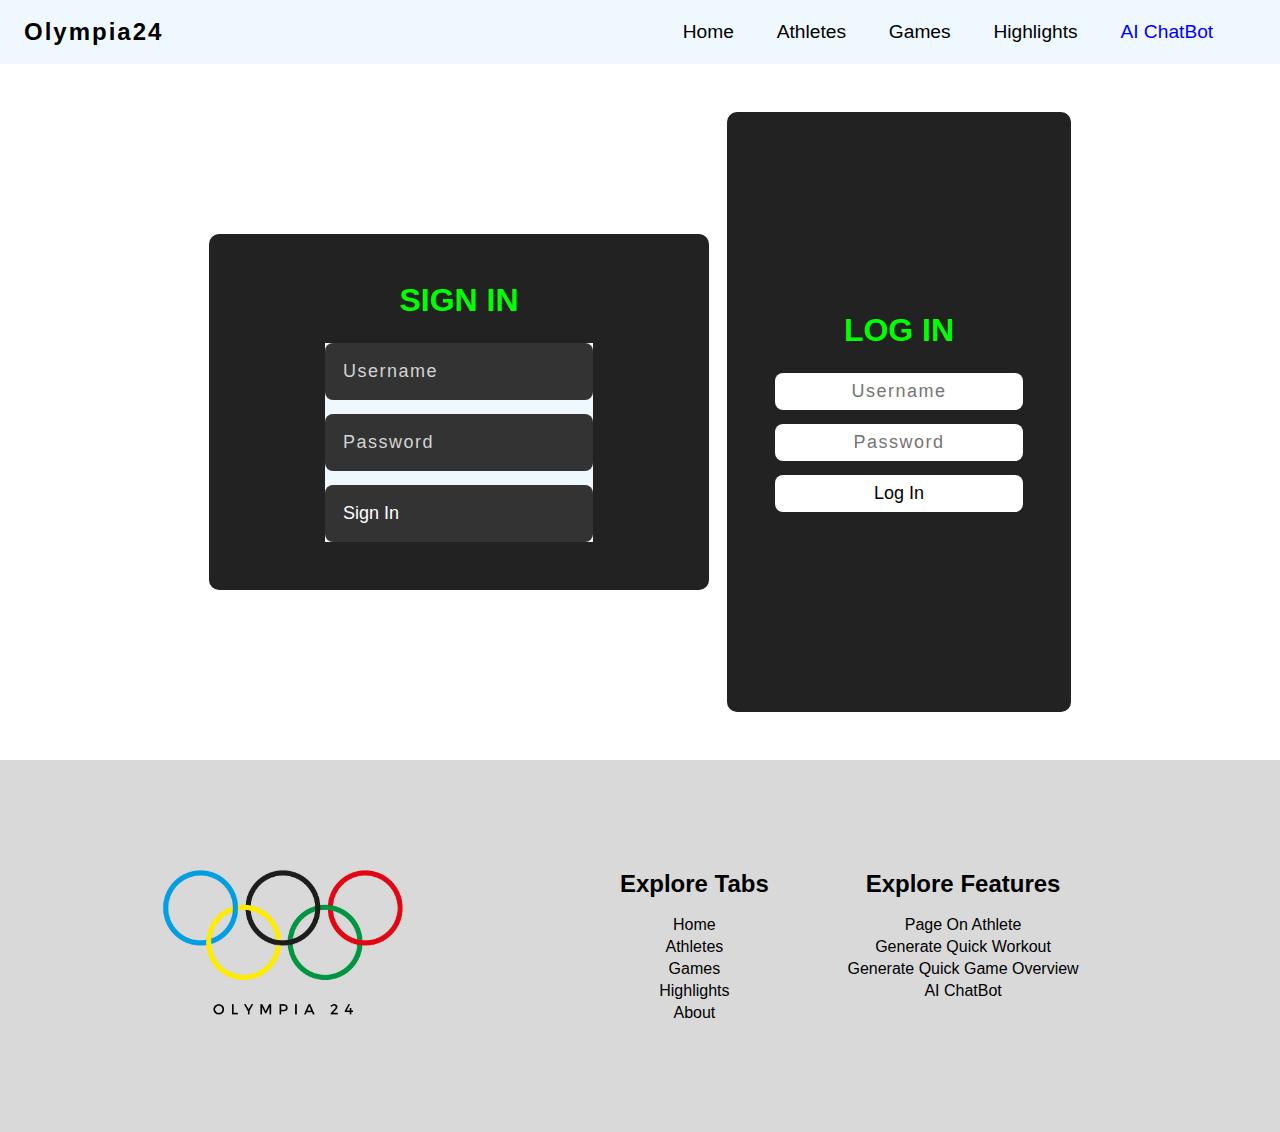
<file: chatbot/chatbot.html>
<!DOCTYPE html>
<html lang="en">
  <head>
    <meta charset="UTF-8" />
    <meta name="viewport" content="width=device-width, initial-scale=1.0" />
    <title>ChatBot | Olympia24</title>
    <link rel="stylesheet" href="/chatbot/chatbot.css" />
  </head>
  <body>
    <!-- Navbar -->
    <section>
      <div class="navbar">
        <h2 id="navText">Olympia24</h2>
        <div class="navLinks">
          <a href="/home/index.html" class="reg-link">Home</a>
          <a href="/athletes/athletes.html" class="reg-link">Athletes</a>
          <a href="/games/games.html" class="reg-link">Games</a>
          <a href="/highlights/highlights.html" class="reg-link">Highlights</a>
          <a href="/chatbot/chatbot.html" class="active-link">AI ChatBot</a>
        </div>
      </div>
    </section>

    <!-- Sign In and Log In -->

    <section>
      <div class="holderMain">
        <div class="signIn">
          <h1>SIGN IN</h1>
          <div class="btnsCollection">
            <form id="signin-form">
              <input
                type="text"
                name="username"
                id="signin-username"
                placeholder="Username"
              />
              <input
                type="password"
                name="password"
                id="signin-pass"
                placeholder="Password"
              />
              <input type="submit" value="Sign In" class="btn" />
            </form>
          </div>
        </div>

        <div class="logIn">
          <h1>LOG IN</h1>
          <div class="btnsCollection">
            <form id="login-form">
              <input
                type="text"
                name="username"
                id="login-username"
                placeholder="Username"
              />
              <input
                type="password"
                name="mail"
                id="login-pass"
                placeholder="Password"
              />
              <input type="submit" value="Log In" class="btn" />
            </form>
          </div>
        </div>
      </div>
    </section>

    <!-- Footer -->
    <section>
      <div class="footer">
        <div class="logoPresent">
          <img src="/home/logo.png" alt="Logo" />
        </div>
        <div class="exploreFooter">
          <div class="expTabs">
            <h2>Explore Tabs</h2>
            <ul class="exploreFooterTabs">
              <li>Home</li>
              <li>Athletes</li>
              <li>Games</li>
              <li>Highlights</li>
              <li>About</li>
            </ul>
          </div>
          <div class="expAIfeatures">
            <h2>Explore Features</h2>
            <ul class="exploreFooterTabs">
              <li>Page On Athlete</li>
              <li>Generate Quick Workout</li>
              <li>Generate Quick Game Overview</li>
              <li>AI ChatBot</li>
            </ul>
          </div>
        </div>
      </div>
    </section>

    <script src="/chatbot/chatbot.js"></script>
  </body>
</html>
</file>
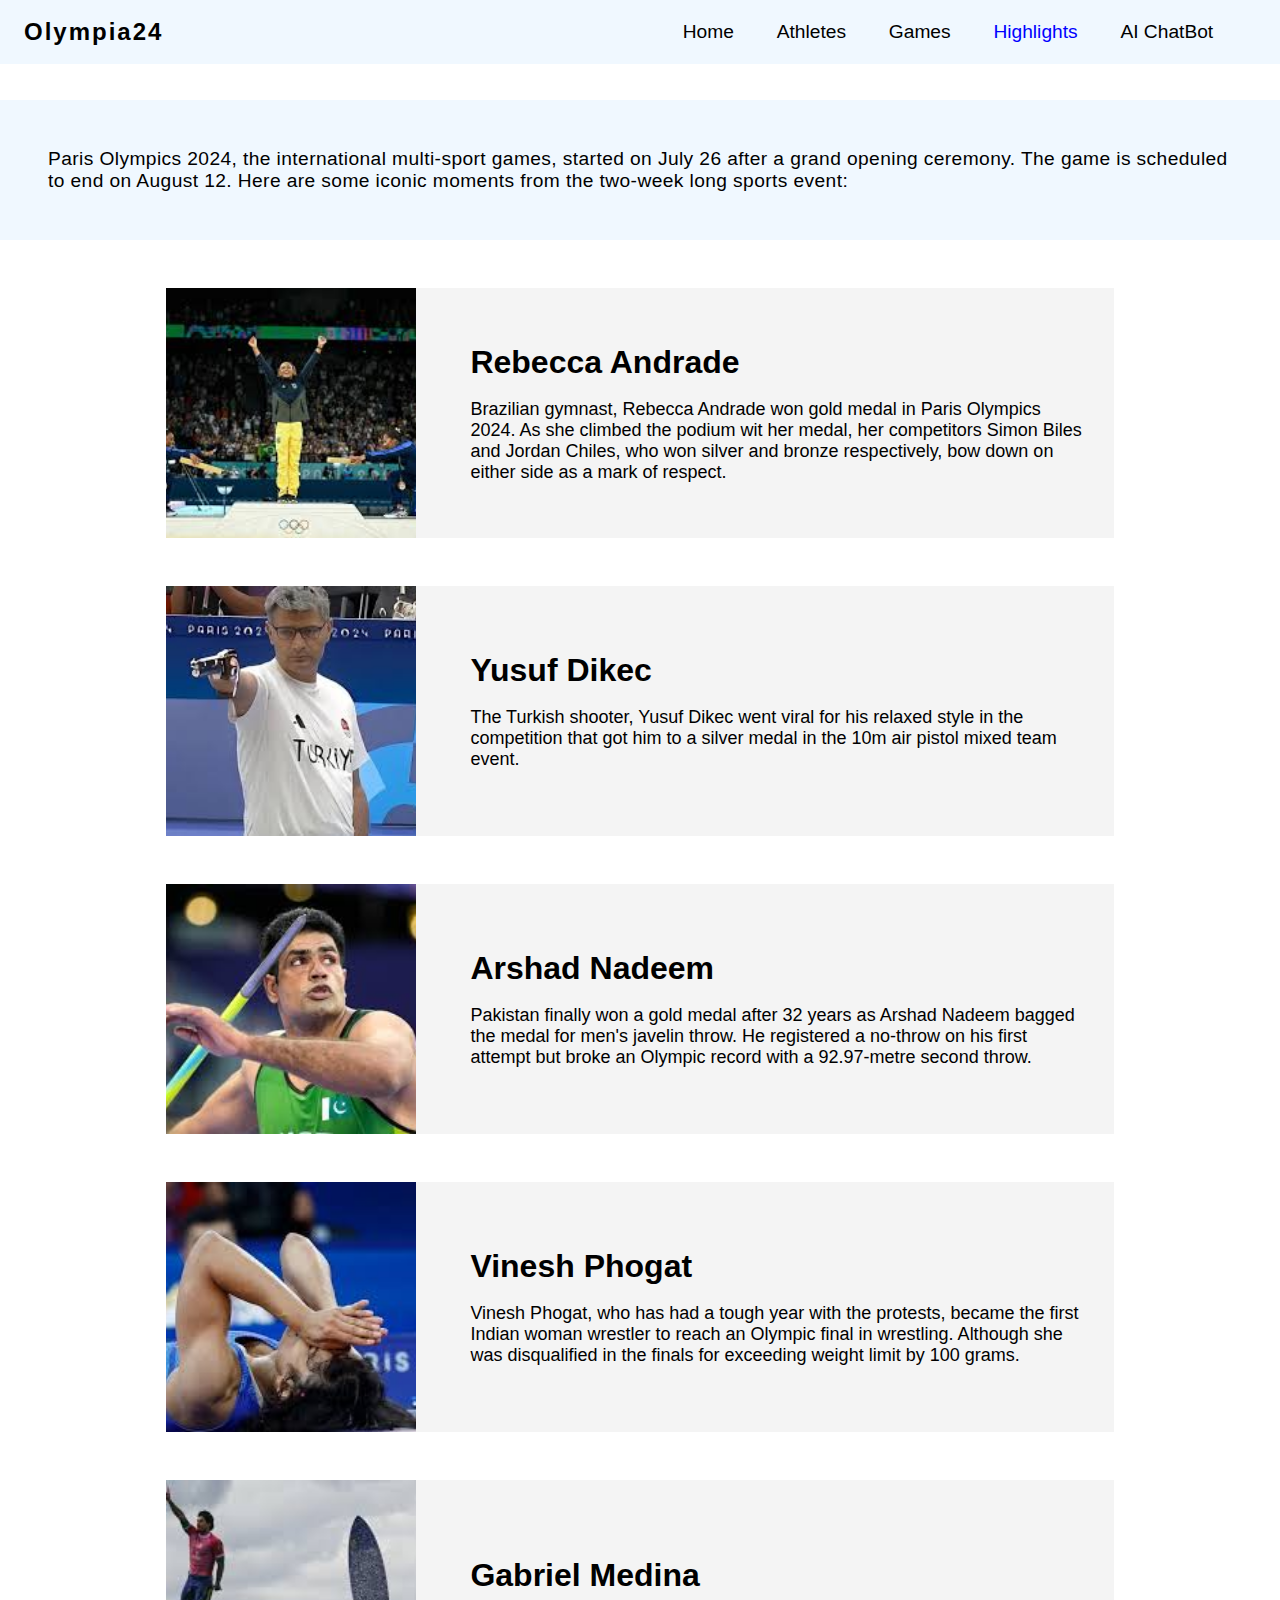
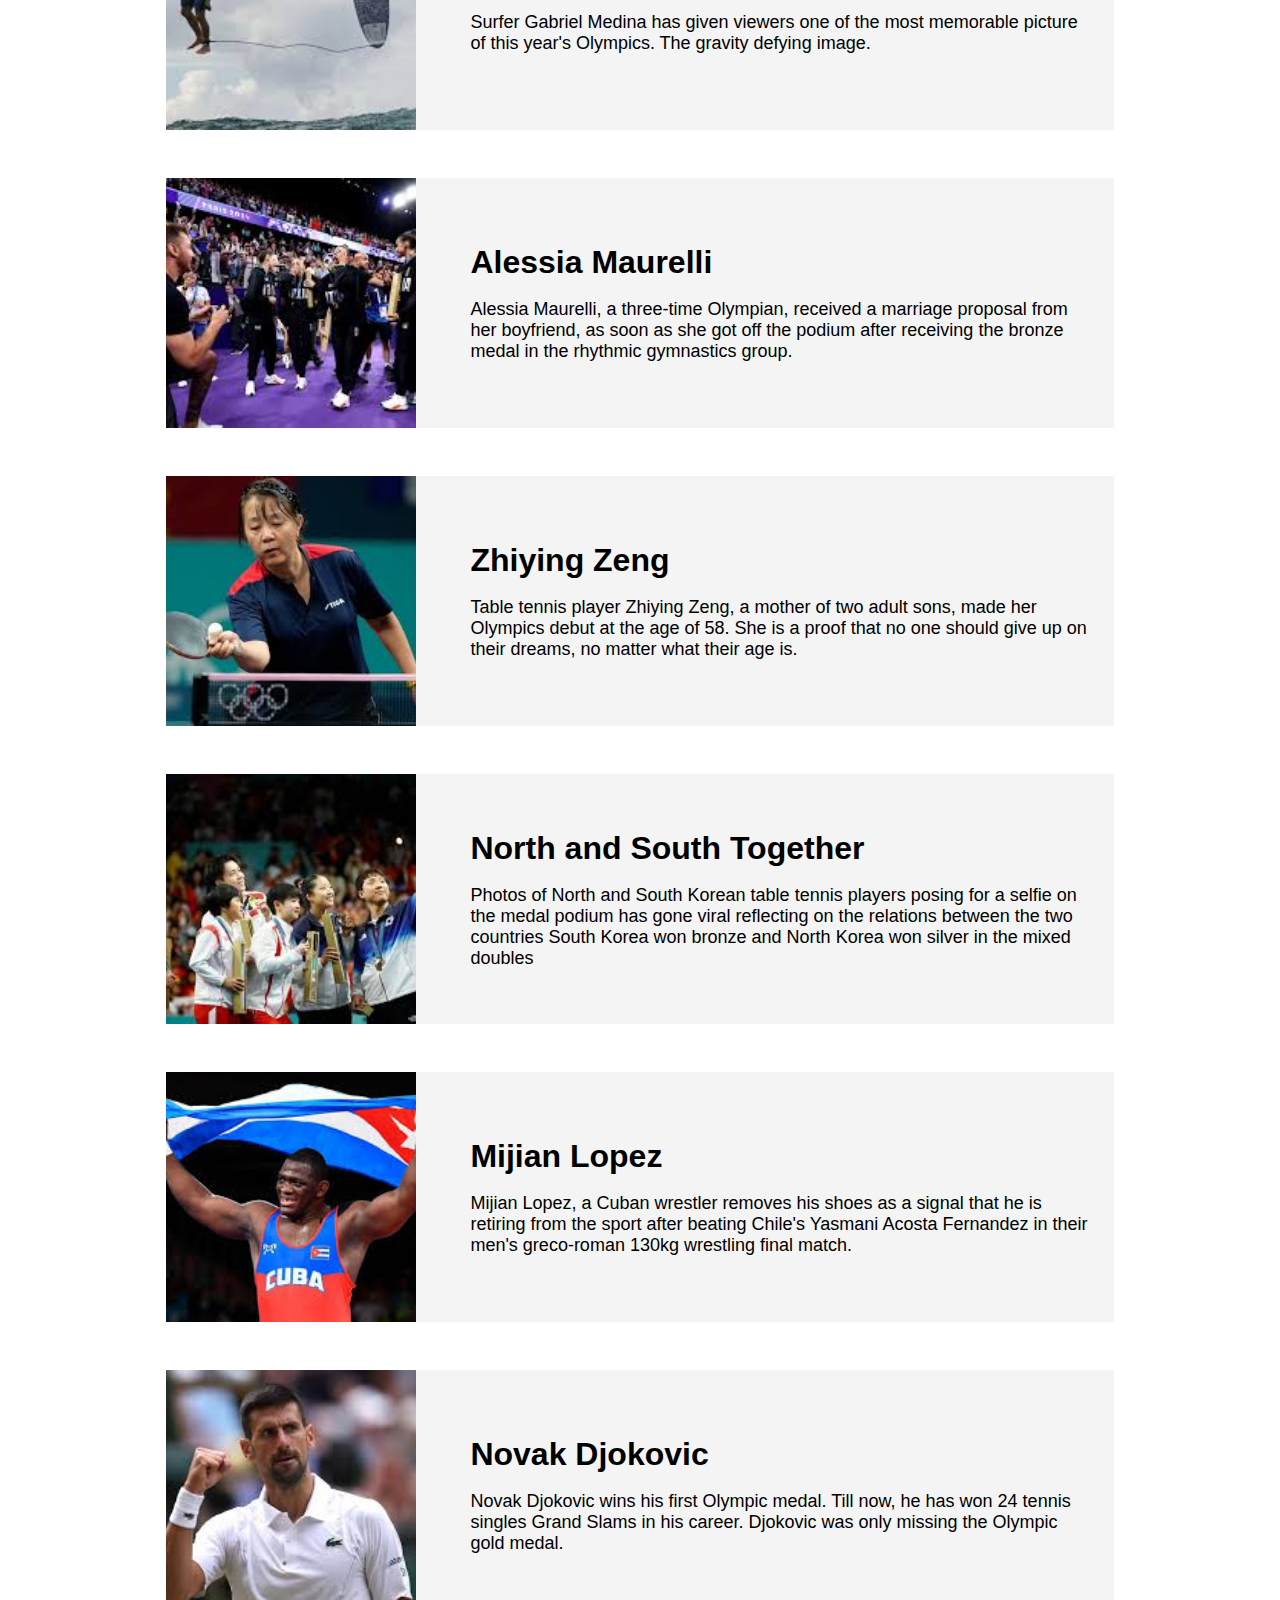
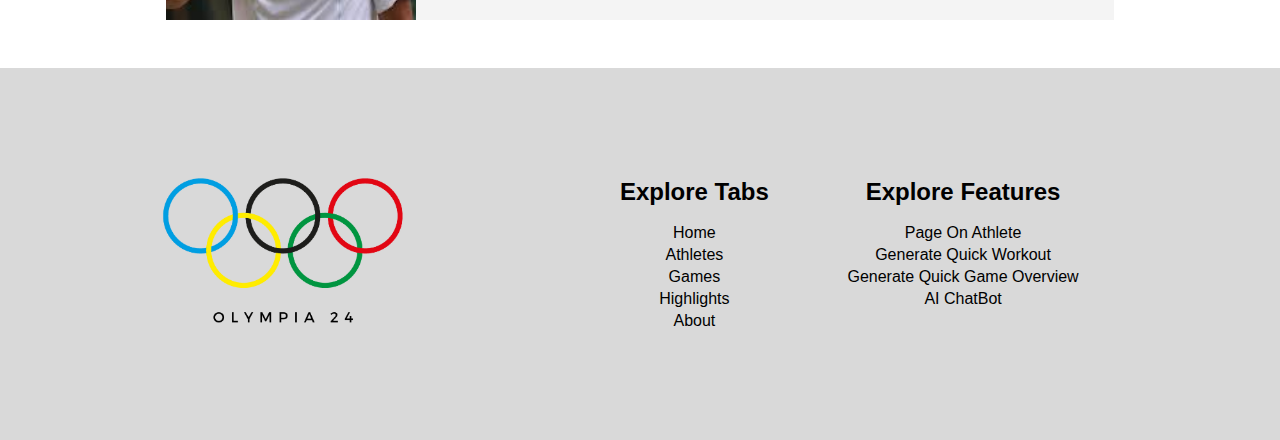
<file: highlights/highlights.html>
<!DOCTYPE html>
<html lang="en">
  <head>
    <meta charset="UTF-8" />
    <meta name="viewport" content="width=device-width, initial-scale=1.0" />
    <title>Highlights | Olympia24</title>
    <link rel="stylesheet" href="/highlights/highlights.css" />
  </head>
  <body>
    <!-- Navbar -->
    <section>
      <div class="navbar">
        <h2 id="navText">Olympia24</h2>
        <div class="navLinks">
          <a href="/home/index.html" class="reg-link">Home</a>
          <a href="/athletes/athletes.html" class="reg-link">Athletes</a>
          <a href="/games/games.html" class="reg-link">Games</a>
          <a href="/highlights/highlights.html" class="active-link"
            >Highlights</a
          >
          <a href="/chatbot/chatbot.html" class="reg-link">AI ChatBot</a>
        </div>
      </div>
    </section>

    <!-- Some General Info -->

    <section>
      <div class="genInfo">
        <div class="text">
          <p>
            Paris Olympics 2024, the international multi-sport games, started on
            July 26 after a grand opening ceremony. The game is scheduled to end
            on August 12. Here are some iconic moments from the two-week long
            sports event:
          </p>
        </div>
      </div>
    </section>

    <!-- Hover Cards -->
    <section>
      <div class="containCards">
        <div class="card">
          <img src="/highlights/imgs/1.jpg" alt="Archery" />
          <div class="text">
            <h3>Rebecca Andrade</h3>
            <p>
              Brazilian gymnast, Rebecca Andrade won gold medal in Paris
              Olympics 2024. As she climbed the podium wit her medal, her
              competitors Simon Biles and Jordan Chiles, who won silver and
              bronze respectively, bow down on either side as a mark of respect.
            </p>
          </div>
        </div>

        <div class="card">
          <img src="/highlights/imgs/2.jpg" alt="Archery" />
          <div class="text">
            <h3>Yusuf Dikec</h3>
            <p>
              The Turkish shooter, Yusuf Dikec went viral for his relaxed style
              in the competition that got him to a silver medal in the 10m air
              pistol mixed team event.
            </p>
          </div>
        </div>

        <div class="card">
          <img src="/highlights/imgs/3.jpg" alt="Archery" />
          <div class="text">
            <h3>Arshad Nadeem</h3>
            <p>
              Pakistan finally won a gold medal after 32 years as Arshad Nadeem
              bagged the medal for men's javelin throw. He registered a no-throw
              on his first attempt but broke an Olympic record with a
              92.97-metre second throw.
            </p>
          </div>
        </div>

        <div class="card">
          <img src="/highlights/imgs/4.jpg" alt="Archery" />
          <div class="text">
            <h3>Vinesh Phogat</h3>
            <p>
              Vinesh Phogat, who has had a tough year with the protests, became
              the first Indian woman wrestler to reach an Olympic final in
              wrestling. Although she was disqualified in the finals for
              exceeding weight limit by 100 grams.
            </p>
          </div>
        </div>

        <div class="card">
          <img src="/highlights/imgs/5.jpg" alt="Archery" />
          <div class="text">
            <h3>Gabriel Medina</h3>
            <p>
              Surfer Gabriel Medina has given viewers one of the most memorable
              picture of this year's Olympics. The gravity defying image.
            </p>
          </div>
        </div>

        <div class="card">
          <img src="/highlights/imgs/6.jpg" alt="Archery" />
          <div class="text">
            <h3>Alessia Maurelli</h3>
            <p>
              Alessia Maurelli, a three-time Olympian, received a marriage
              proposal from her boyfriend, as soon as she got off the podium
              after receiving the bronze medal in the rhythmic gymnastics group.
            </p>
          </div>
        </div>

        <div class="card">
          <img src="/highlights/imgs/7.jpg" alt="Archery" />
          <div class="text">
            <h3>Zhiying Zeng</h3>
            <p>
              Table tennis player Zhiying Zeng, a mother of two adult sons, made
              her Olympics debut at the age of 58. She is a proof that no one
              should give up on their dreams, no matter what their age is.
            </p>
          </div>
        </div>

        <div class="card">
          <img src="/highlights/imgs/8.jpg" alt="Archery" />
          <div class="text">
            <h3>North and South Together</h3>
            <p>
              Photos of North and South Korean table tennis players posing for a
              selfie on the medal podium has gone viral reflecting on the
              relations between the two countries South Korea won bronze and
              North Korea won silver in the mixed doubles
            </p>
          </div>
        </div>

        <div class="card">
          <img src="/highlights/imgs/9.jpg" alt="Archery" />
          <div class="text">
            <h3>Mijian Lopez</h3>
            <p>
              Mijian Lopez, a Cuban wrestler removes his shoes as a signal that
              he is retiring from the sport after beating Chile's Yasmani Acosta
              Fernandez in their men's greco-roman 130kg wrestling final match.
            </p>
          </div>
        </div>

        <div class="card">
          <img src="/highlights/imgs/10.jpg" alt="Archery" />
          <div class="text">
            <h3>Novak Djokovic</h3>
            <p>
              Novak Djokovic wins his first Olympic medal. Till now, he has won
              24 tennis singles Grand Slams in his career. Djokovic was only
              missing the Olympic gold medal.
            </p>
          </div>
        </div>
      </div>
    </section>

    <!-- Footer -->
    <section>
      <div class="footer">
        <div class="logoPresent">
          <img src="/home/logo.png" alt="Logo" />
        </div>
        <div class="exploreFooter">
          <div class="expTabs">
            <h2>Explore Tabs</h2>
            <ul class="exploreFooterTabs">
              <li>Home</li>
              <li>Athletes</li>
              <li>Games</li>
              <li>Highlights</li>
              <li>About</li>
            </ul>
          </div>
          <div class="expAIfeatures">
            <h2>Explore Features</h2>
            <ul class="exploreFooterTabs">
              <li>Page On Athlete</li>
              <li>Generate Quick Workout</li>
              <li>Generate Quick Game Overview</li>
              <li>AI ChatBot</li>
            </ul>
          </div>
        </div>
      </div>
    </section>
  </body>
</html>
</file>
<file: chatbot/chatbot.css>
/* General */

* {
    margin: 0%;
    padding: 0%;
    box-sizing: border-box;
}

body,
html {
    height: 100%;
    width: 100vw;
    -ms-overflow-style: none;
    scrollbar-width: none;
}

body::-webkit-scrollbar {
    display: none;
}

html::-webkit-scrollbar {
    display: none;
}

/* Navbar */

.navbar {
    width: 100%;
    background-color: aliceblue;
    padding: 18px 24px;
    display: flex;
    align-items: center;
    justify-content: center;
    flex-direction: row;
}

.navLinks {
    width: 50%;
    display: flex;
    justify-content: space-evenly;
    align-items: center;
}

.navLinks a {
    font-size: larger;
    text-decoration: none;
    font-family: 'Lucida Sans', 'Lucida Sans Regular', 'Lucida Grande', 'Lucida Sans Unicode', Geneva, Verdana, sans-serif;
    transition: all 0.4s;
}

.navLinks a:hover {
    color: blueviolet;
}

#navText {
    letter-spacing: 2px;
    font-family: 'Segoe UI', Tahoma, Geneva, Verdana, sans-serif;
    width: 50%;
}

.active-link {
    color: blue;
}

.reg-link {
    color: black;
}

/* Sign In & Log In */

.holderMain {
    display: flex;
    align-items: center;
    justify-content: center;
    flex-direction: row;
    padding: 48px;
    gap: 18px;
}

.signIn {
    padding: 48px;
    display: flex;
    align-items: center;
    justify-content: center;
    flex-direction: column;
    gap: 24px;
    font-family: 'Gill Sans', 'Gill Sans MT', Calibri, 'Trebuchet MS', sans-serif;
    border-radius: 10px;
    background-color: #222222;
    color: #00FF00;
    width: 500px;
}

.logIn {
    padding: 48px;
    display: flex;
    align-items: center;
    justify-content: center;
    flex-direction: column;
    gap: 24px;
    font-family: 'Gill Sans', 'Gill Sans MT', Calibri, 'Trebuchet MS', sans-serif;
    height: 600px;
    border-radius: 10px;
    background-color: #222222;
    color: #00FF00;
}

.signIn form {
    display: flex;
    align-items: center;
    justify-content: center;
    flex-direction: column;
    gap: 14px;
    width: 100%;
    background-color: aliceblue;
}

.signIn form input {
    padding: 18px;
    font-size: 18px;
    width: 100%;
    border-radius: 8px;
    border: none;
    text-align: left;
    background-color: #333333;
    color: white;
}

.btn {
    padding: 18px;
    font-size: 18px;
    width: 100%;
    border-radius: 8px;
    border: none;
    text-align: left;
    background-color: white;
}

.signIn form input::placeholder {
    letter-spacing: 1.5px;
    color: rgb(211, 211, 211);
}

.logIn form input::placeholder {
    letter-spacing: 1.5px;
}

.logIn form {
    display: flex;
    align-items: center;
    justify-content: center;
    flex-direction: column;
    gap: 14px;
    width: 100%;
}

.logIn form input {
    padding: 8px;
    font-size: 18px;
    width: 100%;
    border-radius: 8px;
    border: none;
    text-align: center;
}

.btn {
    cursor: pointer;
    transition: all 0.4s;
}

.btn:hover {
    background-color: rgb(231, 231, 231);
}

/* Footer */

.footer {
    background-color: #D9D9D9;
    padding: 24px;
    display: flex;
    align-items: center;
    justify-content: space-evenly;
}

.footer img {
    height: 320px;
}

.exploreFooter {
    width: 50%;
    display: flex;
    align-items: start;
    justify-content: space-evenly;
    flex-direction: row;
    font-family: 'Trebuchet MS', 'Lucida Sans Unicode', 'Lucida Grande', 'Lucida Sans', Arial, sans-serif;
}

.exploreFooterTabs {
    display: flex;
    align-items: center;
    justify-content: center;
    flex-direction: column;
    gap: 4px;
}

.exploreFooterTabs li {
    list-style-type: none;
    transition: all 0.4s;
}

.exploreFooterTabs li:hover {
    cursor: pointer;
    color: rgb(255, 108, 108);
}

.expTabs {
    display: flex;
    align-items: center;
    justify-content: center;
    flex-direction: column;
    gap: 18px;
}

.expAIfeatures {
    display: flex;
    align-items: center;
    justify-content: center;
    flex-direction: column;
    gap: 18px;
}

/* Responsive */

@media only screen and (max-width: 1250px) {
    .holderMain {
        display: flex;
        align-items: center;
        justify-content: center;
        flex-direction: column;
        padding: 48px;
        gap: 18px;
    }

    .signIn {
        padding: 48px;
        display: flex;
        align-items: center;
        justify-content: center;
        flex-direction: column;
        gap: 24px;
        font-family: 'Gill Sans', 'Gill Sans MT', Calibri, 'Trebuchet MS', sans-serif;
        width: 80%;
        border-radius: 10px;
        background-color: cyan;
    }

    .logIn {
        padding: 48px;
        display: flex;
        align-items: center;
        justify-content: center;
        flex-direction: column;
        gap: 24px;
        font-family: 'Gill Sans', 'Gill Sans MT', Calibri, 'Trebuchet MS', sans-serif;
        width: 80%;
        border-radius: 10px;
        background-color: aquamarine;
    }
}

@media only screen and (max-width: 850px) {
    .holderMain {
        display: flex;
        align-items: center;
        justify-content: center;
        flex-direction: column;
        padding: 48px;
        gap: 18px;
    }

    .signIn {
        padding: 48px;
        display: flex;
        align-items: center;
        justify-content: center;
        flex-direction: column;
        gap: 24px;
        font-family: 'Gill Sans', 'Gill Sans MT', Calibri, 'Trebuchet MS', sans-serif;
        width: 98%;
        border-radius: 10px;
        background-color: cyan;
        text-align: center;
    }

    .logIn {
        padding: 48px;
        display: flex;
        align-items: center;
        justify-content: center;
        flex-direction: column;
        gap: 24px;
        font-family: 'Gill Sans', 'Gill Sans MT', Calibri, 'Trebuchet MS', sans-serif;
        width: 98%;
        border-radius: 10px;
        background-color: aquamarine;
        text-align: center;
    }
}

@media only screen and (max-width: 1000px) {
    .navLinks {
        width: 70%;
    }

    .tryAI {
        flex-direction: column;
        padding: 24px;
    }
}

@media only screen and (max-width: 768px) {
    .navbar {
        flex-direction: column;
        padding: 12px 16px;
    }

    .navLinks {
        width: 100%;
        flex-direction: column;
        gap: 8px;
    }

    #navText {
        width: 100%;
        text-align: center;
        margin-bottom: 10px;
    }

    .footer {
        flex-direction: column;
        align-items: center;
        justify-content: center;
    }

    .exploreFooter {
        width: 100%;
        display: flex;
        align-items: center;
        justify-content: center;
        gap: 36px;
        flex-direction: column;
    }

    .exploreFooterTabs {
        width: 100%;
    }
}

@media only screen and (max-width: 480px) {
    .navLinks a {
        font-size: medium;
    }

    .tryAI i {
        font-size: large;
    }
}
</file>
<file: highlights/highlights.css>
/* General */

* {
    margin: 0%;
    padding: 0%;
    box-sizing: border-box;
}

body,
html {
    height: 100%;
    width: 100vw;
    -ms-overflow-style: none;
    scrollbar-width: none;
}

body::-webkit-scrollbar {
    display: none;
}

html::-webkit-scrollbar {
    display: none;
}

/* Navbar */

.navbar {
    width: 100%;
    background-color: aliceblue;
    padding: 18px 24px;
    display: flex;
    align-items: center;
    justify-content: center;
    flex-direction: row;
}

.navLinks {
    width: 50%;
    display: flex;
    justify-content: space-evenly;
    align-items: center;
}

.navLinks a {
    font-size: larger;
    text-decoration: none;
    font-family: 'Lucida Sans', 'Lucida Sans Regular', 'Lucida Grande', 'Lucida Sans Unicode', Geneva, Verdana, sans-serif;
    transition: all 0.4s;
}

.navLinks a:hover {
    color: blueviolet;
}

#navText {
    letter-spacing: 2px;
    font-family: 'Segoe UI', Tahoma, Geneva, Verdana, sans-serif;
    width: 50%;
}

.active-link {
    color: blue;
}

.reg-link {
    color: black;
}

/* Some General Info */

.genInfo {
    height: auto;
    width: 100%;
    background-color: aliceblue;
    padding: 48px;
    display: flex;
    align-items: center;
    justify-content: center;
    flex-direction: column;
    margin-top: 36px;
}

.genInfo .text {
    font-family: 'Gill Sans', 'Gill Sans MT', Calibri, 'Trebuchet MS', sans-serif;
    letter-spacing: 0.4px;
    font-size: larger;
}

/* Card container */

.containCards {
    width: 100%;
    height: auto;
    padding: 48px;
    display: flex;
    align-items: center;
    justify-content: space-evenly;
    flex-direction: column;
    gap: 48px;
}

.card {
    width: 80%;
    height: 250px;
    display: flex;
    align-items: center;
    justify-content: center;
    flex-direction: row;
    background-color: rgb(244, 244, 244);
    gap: 30px;
    transition: all 0.4s;
    cursor: pointer;
}

.card:hover {
    box-shadow: rgba(149, 157, 165, 0.2) 0px 8px 24px;
}

.card img {
    height: 250px;
    width: 250px;
    object-fit: cover;
}

.card .text {
    display: flex;
    align-items: start;
    justify-content: center;
    flex-direction: column;
    gap: 18px;
    padding: 24px;
}

.card .text h3 {
    font-family: 'Gill Sans', 'Gill Sans MT', Calibri, 'Trebuchet MS', sans-serif;
    font-size: xx-large;
}

.card .text p {
    font-family: 'Lucida Sans', 'Lucida Sans Regular', 'Lucida Grande', 'Lucida Sans Unicode', Geneva, Verdana, sans-serif;
    font-size: 18px;
}

/* Footer */

.footer {
    background-color: #D9D9D9;
    padding: 24px;
    display: flex;
    align-items: center;
    justify-content: space-evenly;
}

.footer img {
    height: 320px;
}

.exploreFooter {
    width: 50%;
    display: flex;
    align-items: start;
    justify-content: space-evenly;
    flex-direction: row;
    font-family: 'Trebuchet MS', 'Lucida Sans Unicode', 'Lucida Grande', 'Lucida Sans', Arial, sans-serif;
}

.exploreFooterTabs {
    display: flex;
    align-items: center;
    justify-content: center;
    flex-direction: column;
    gap: 4px;
}

.exploreFooterTabs li {
    list-style-type: none;
    transition: all 0.4s;
}

.exploreFooterTabs li:hover {
    cursor: pointer;
    color: rgb(255, 108, 108);
}

.expTabs {
    display: flex;
    align-items: center;
    justify-content: center;
    flex-direction: column;
    gap: 18px;
}

.expAIfeatures {
    display: flex;
    align-items: center;
    justify-content: center;
    flex-direction: column;
    gap: 18px;
}

/* Responsive */

@media only screen and (max-width: 1250px) {
    .card {
        width: 80%;
        height: 400px;
        display: flex;
        align-items: center;
        justify-content: center;
        flex-direction: column;
        background-color: rgb(244, 244, 244);
        gap: 30px;
        border-radius: 10px;
        transition: all 0.4s;
        cursor: pointer;
    }

    .card img {
        height: 150px;
        border-radius: 10px;
    }

    .card .text {
        display: flex;
        align-items: center;
        justify-content: center;
        flex-direction: column;
        gap: 18px;
        padding: 24px;
    }

    .card .text p {
        font-family: 'Lucida Sans', 'Lucida Sans Regular', 'Lucida Grande', 'Lucida Sans Unicode', Geneva, Verdana, sans-serif;
        font-size: 18px;
        text-align: center;
    }
}

@media only screen and (max-width: 850px) {
    .card {
        width: 80%;
        height: 550px;
        display: flex;
        align-items: center;
        justify-content: center;
        flex-direction: column;
        background-color: rgb(244, 244, 244);
        gap: 30px;
        border-radius: 10px;
        transition: all 0.4s;
        cursor: pointer;
    }

    .card img {
        height: 200px;
        border-radius: 10px;
    }

    .card .text {
        display: flex;
        align-items: center;
        justify-content: center;
        flex-direction: column;
        gap: 18px;
        padding: 24px;
    }

    .card .text p {
        font-family: 'Lucida Sans', 'Lucida Sans Regular', 'Lucida Grande', 'Lucida Sans Unicode', Geneva, Verdana, sans-serif;
        font-size: 18px;
        text-align: center;
    }
}

@media only screen and (max-width: 1000px) {
    .navLinks {
        width: 70%;
    }

    .tryAI {
        flex-direction: column;
        padding: 24px;
    }
}

@media only screen and (max-width: 768px) {
    .navbar {
        flex-direction: column;
        padding: 12px 16px;
    }

    .navLinks {
        width: 100%;
        flex-direction: column;
        gap: 8px;
    }

    #navText {
        width: 100%;
        text-align: center;
        margin-bottom: 10px;
    }

    .footer {
        flex-direction: column;
        align-items: center;
        justify-content: center;
    }

    .exploreFooter {
        width: 100%;
        display: flex;
        align-items: center;
        justify-content: center;
        gap: 36px;
        flex-direction: column;
    }

    .exploreFooterTabs {
        width: 100%;
    }
}

@media only screen and (max-width: 480px) {
    .navLinks a {
        font-size: medium;
    }

    .tryAI i {
        font-size: large;
    }
}
</file>
